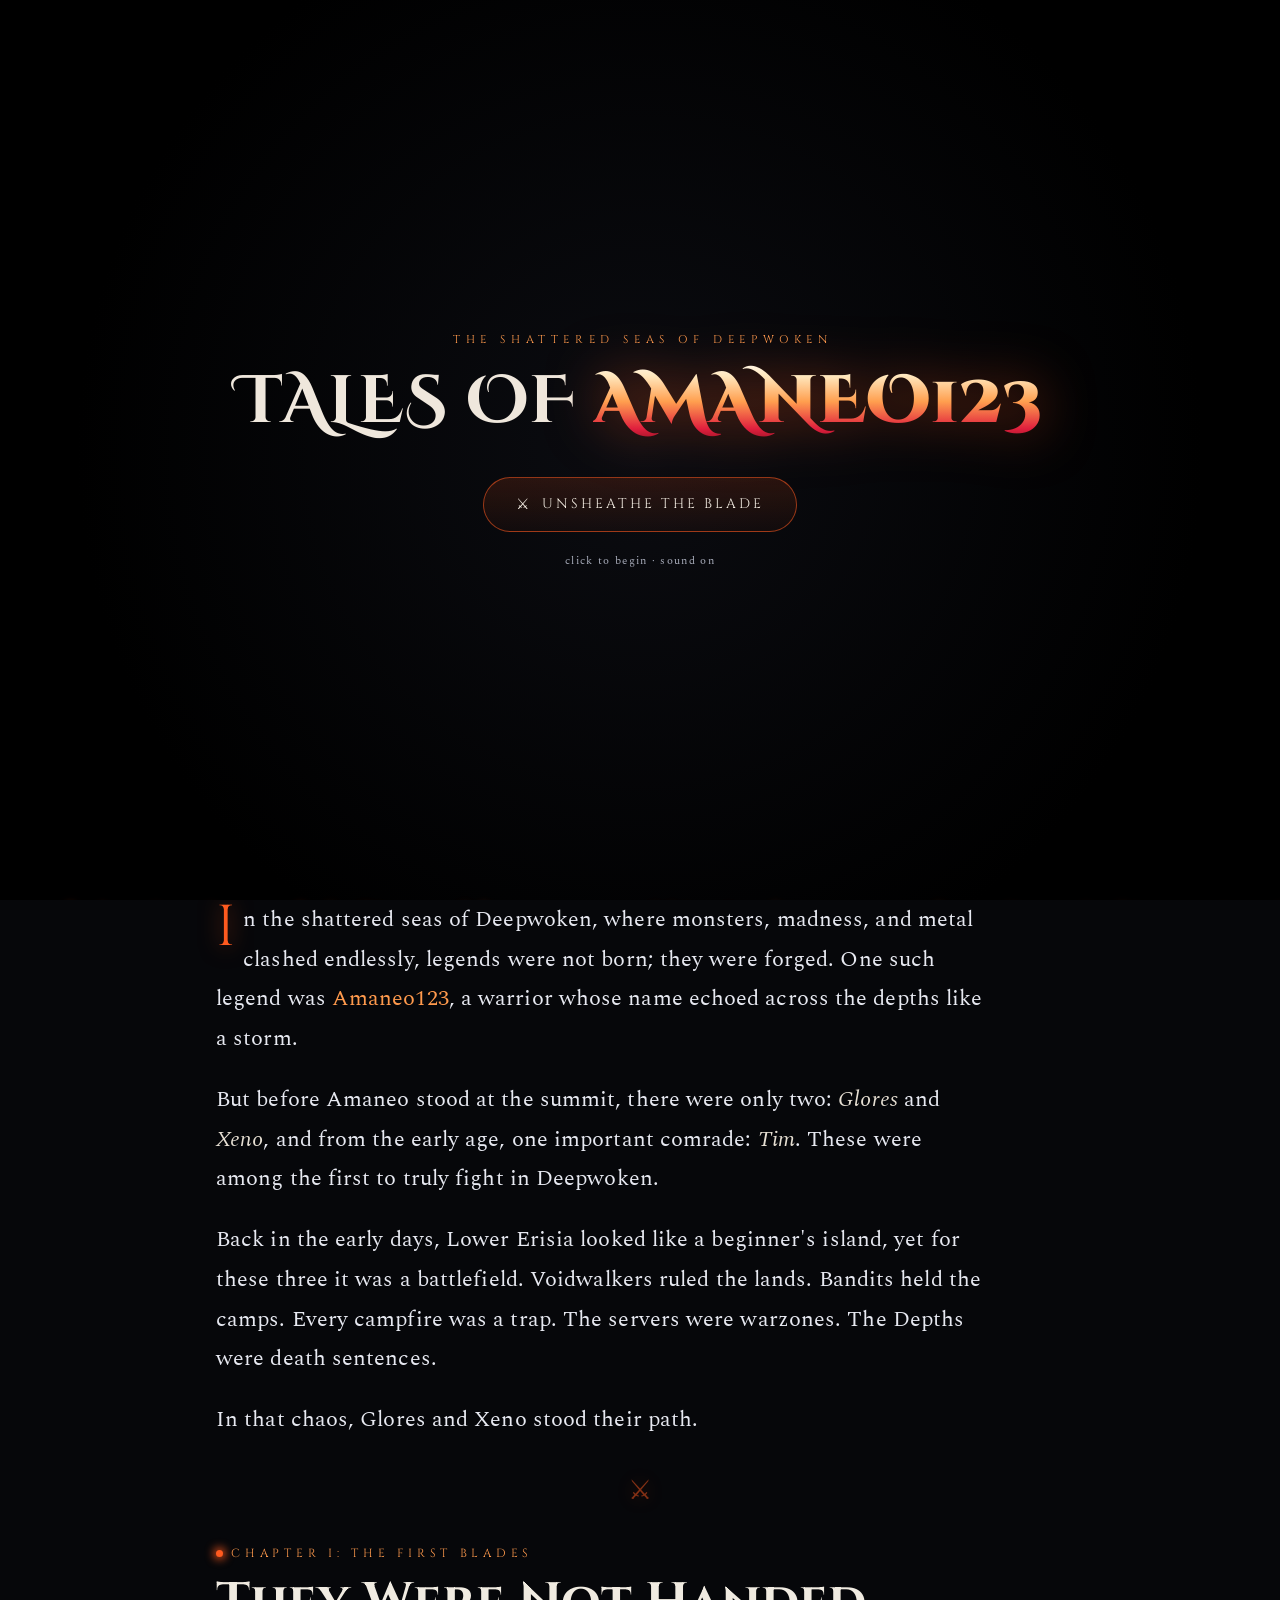
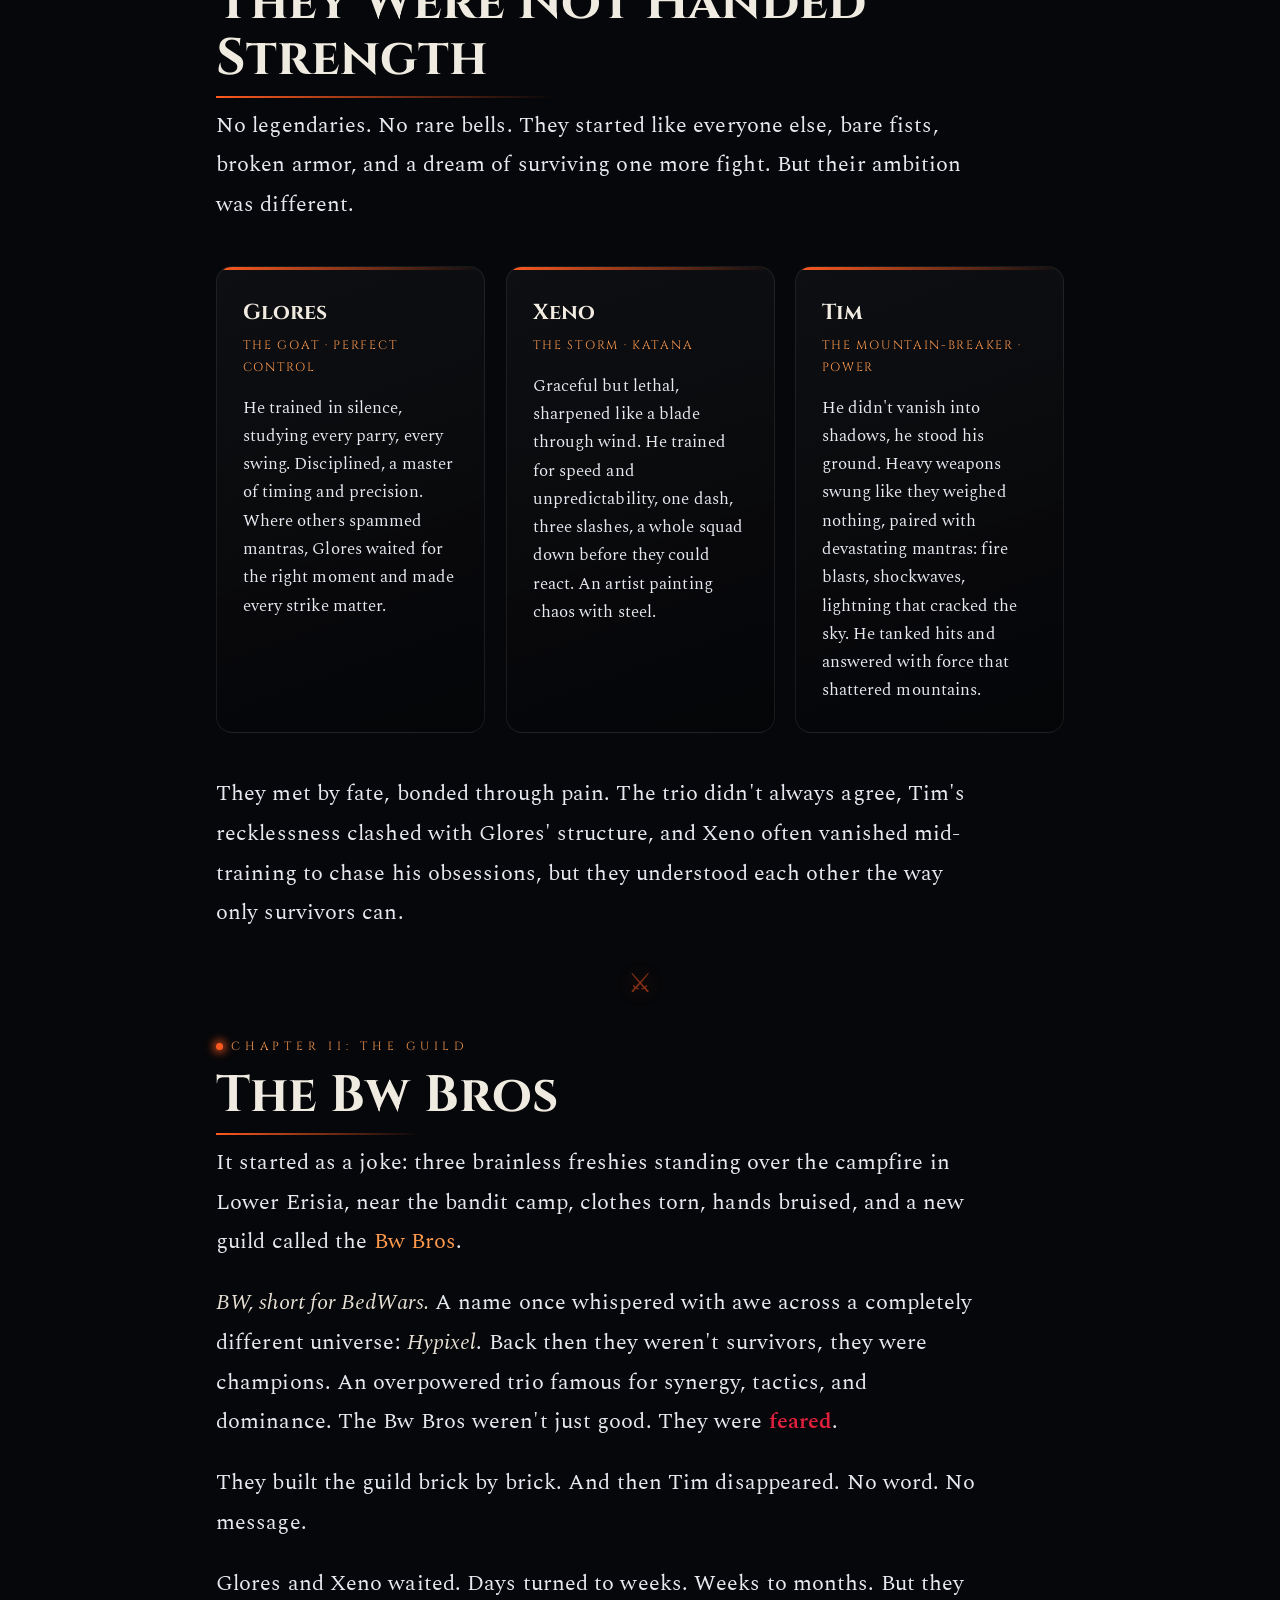
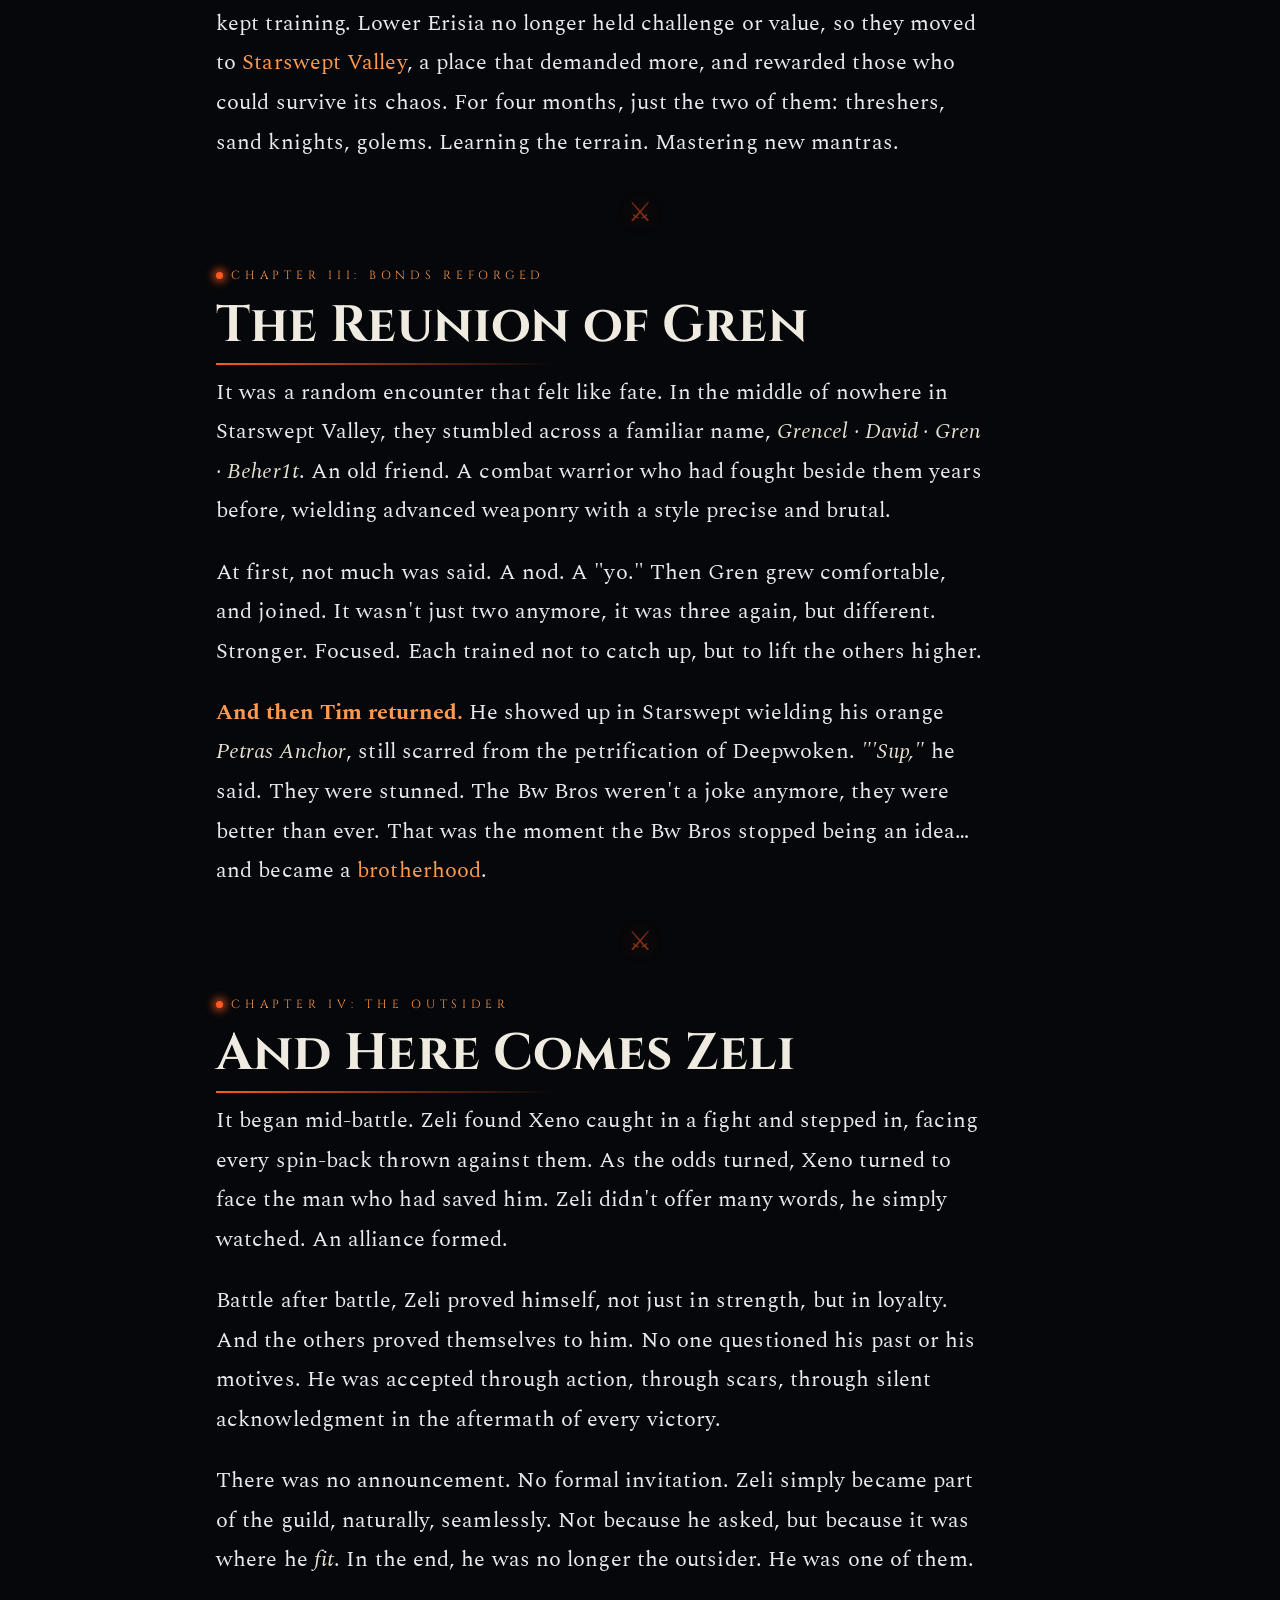
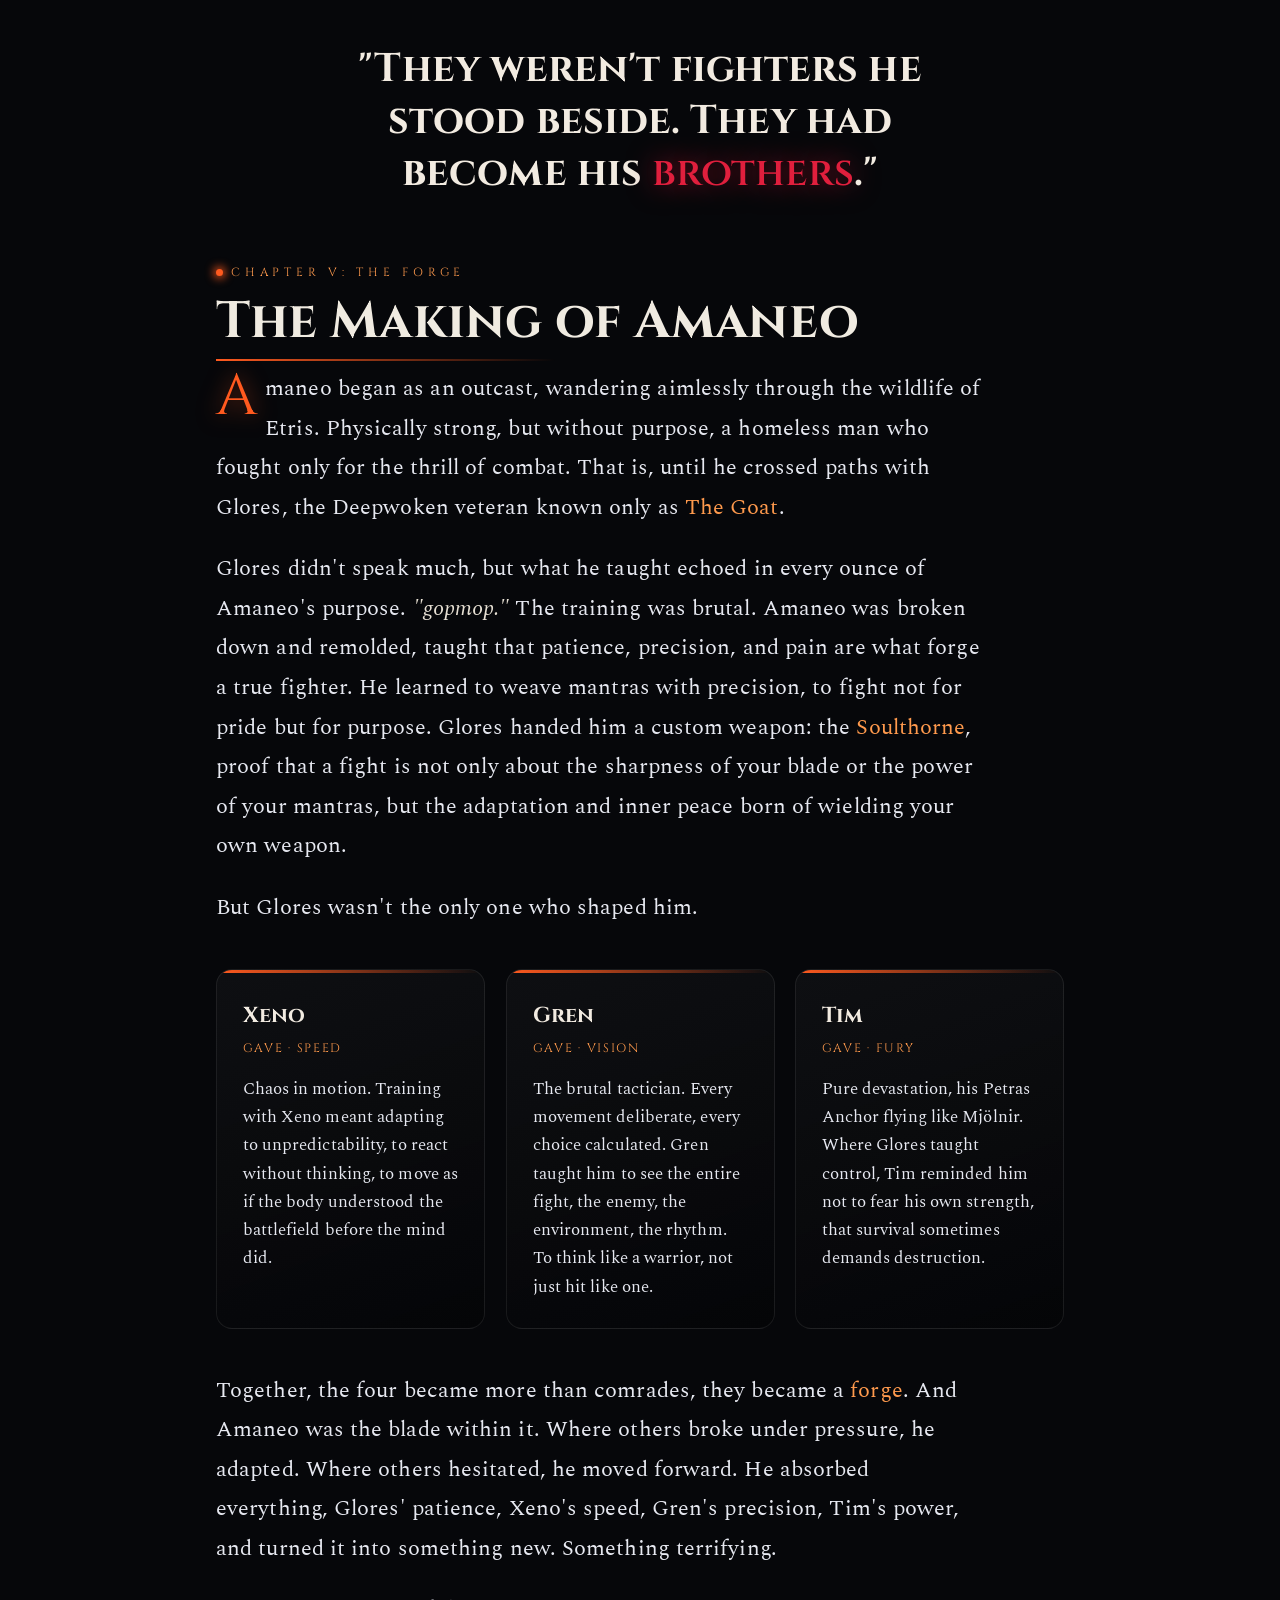
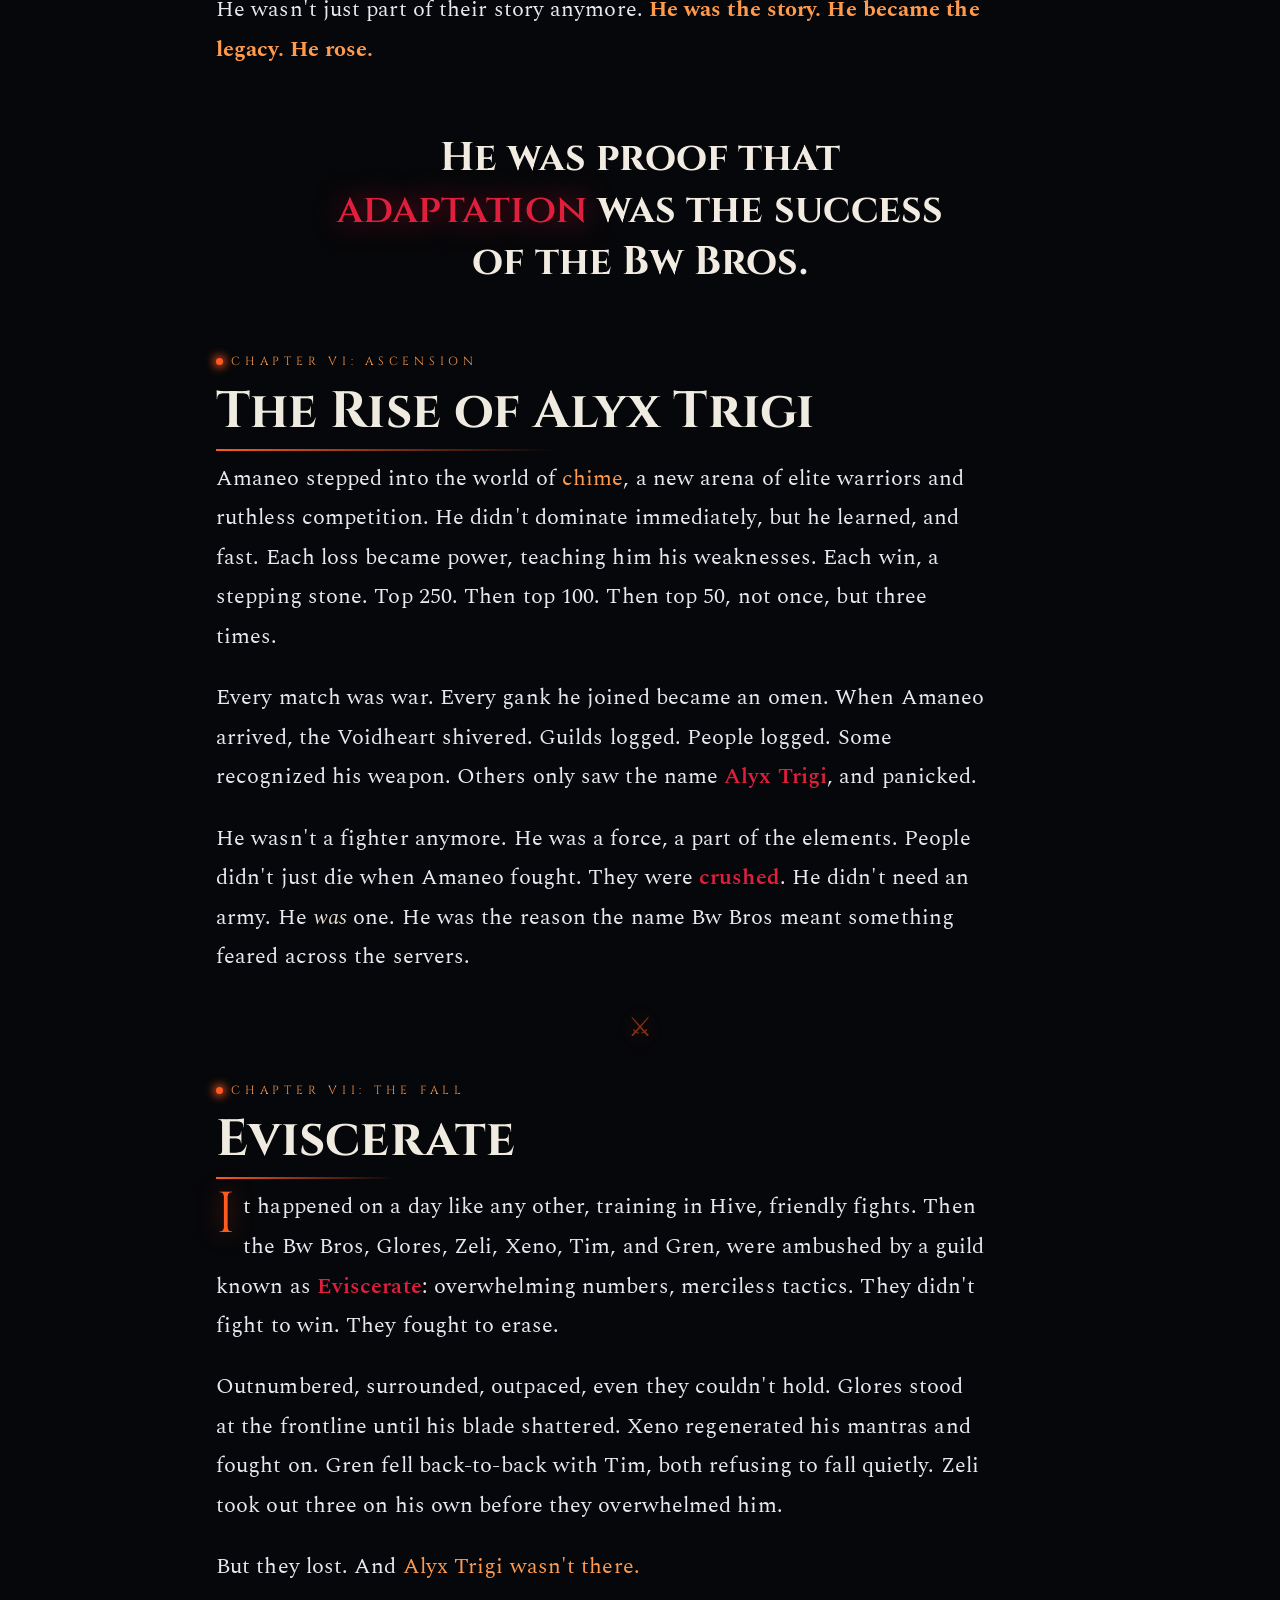
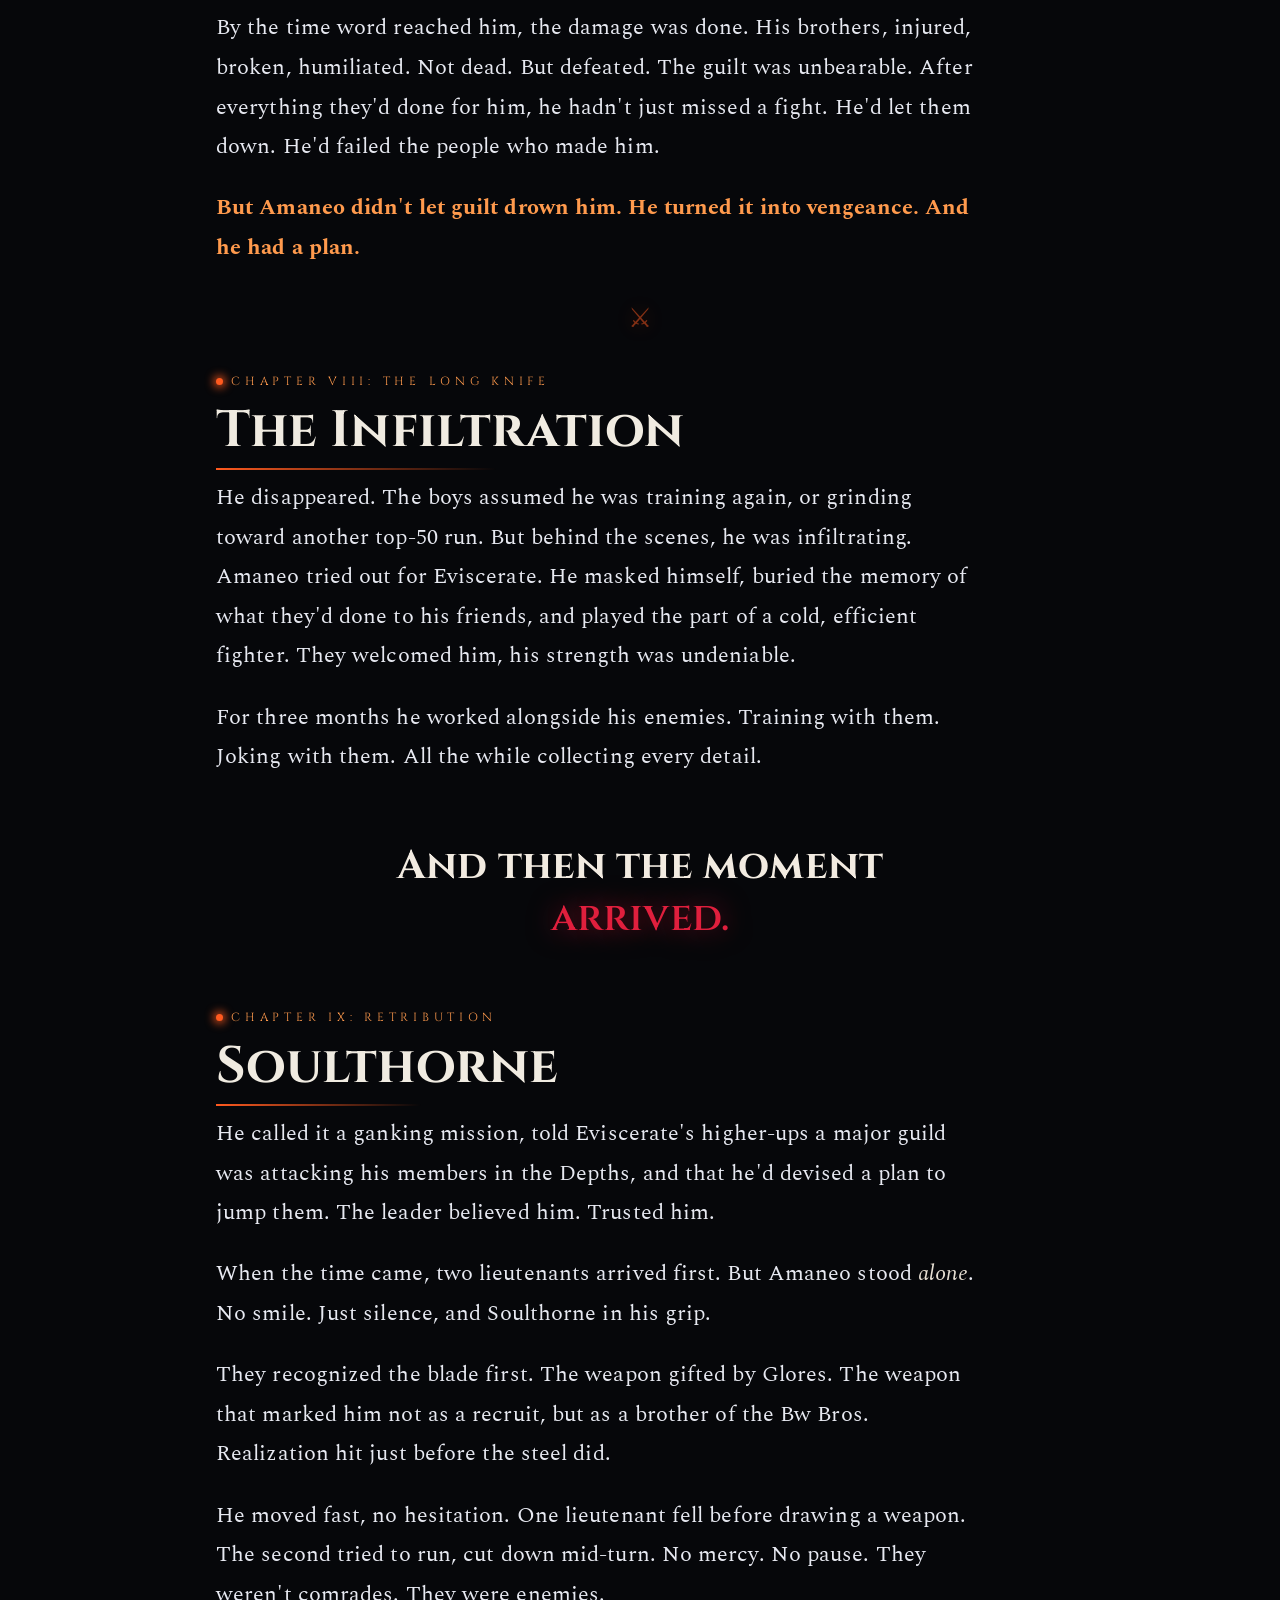
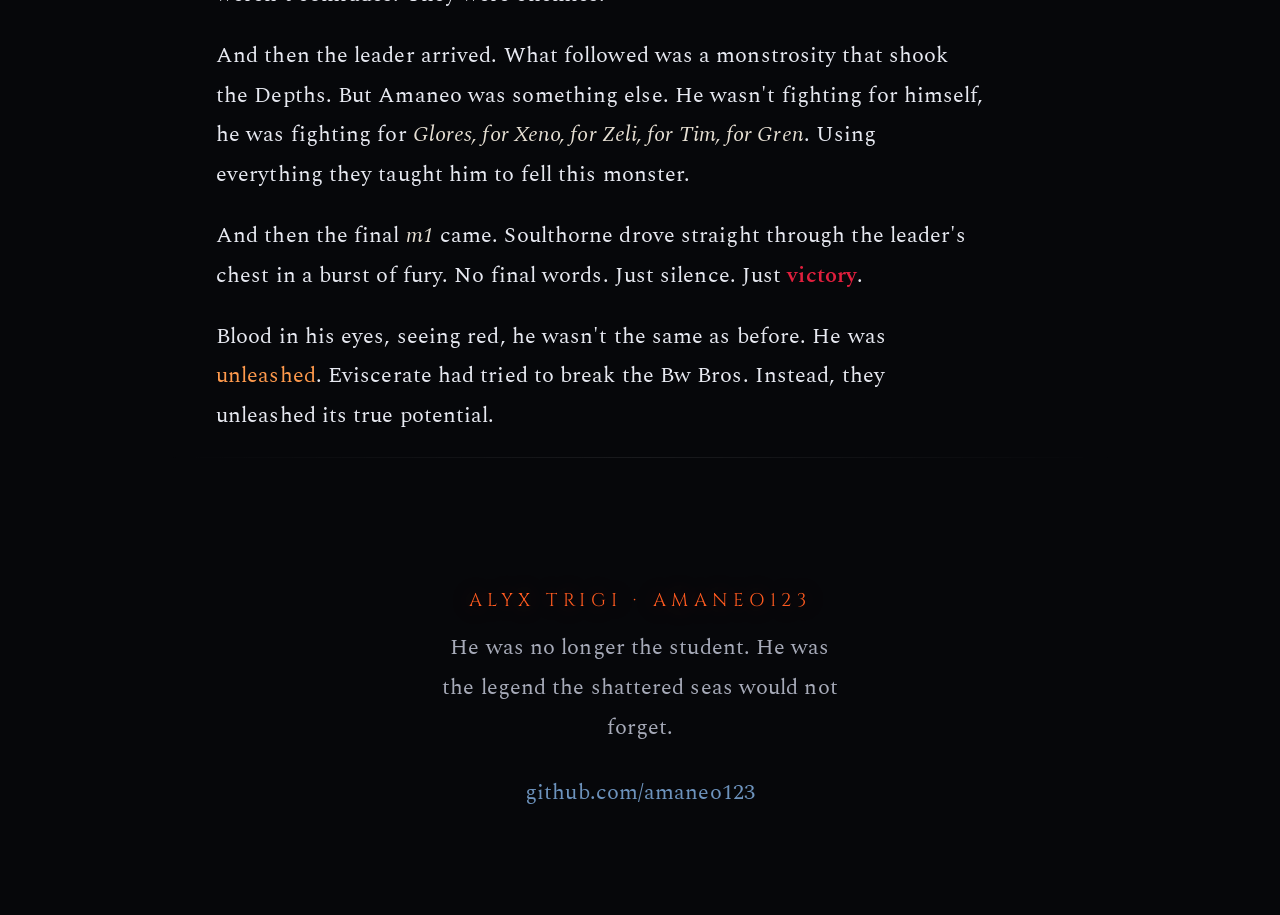
<file: index.html>
<!DOCTYPE html>
<html lang="en">
<head>
  <meta charset="utf-8">
  <meta name="viewport" content="width=device-width, initial-scale=1">
  <title>Tales of Amaneo123 · Alyx Trigi</title>
  <meta name="description" content="The legend of Amaneo123, forged in the shattered seas of Deepwoken. The saga of the Bw Bros.">
  <link rel="preconnect" href="https://fonts.googleapis.com">
  <link rel="preconnect" href="https://fonts.gstatic.com" crossorigin>
  <link href="https://fonts.googleapis.com/css2?family=Cinzel:wght@500;700;900&family=Cinzel+Decorative:wght@700;900&family=Spectral:ital,wght@0,400;0,500;0,600;1,400;1,500&display=swap" rel="stylesheet">
  <style>
    :root{
      --bg:#06070a;
      --ink:#e7e9f1;
      --ink-dim:#a7abb9;
      --ember:#ff5a1f;
      --ember-soft:#ff9a4d;
      --blood:#e01f3d;
      --steel:#6d93bd;
      --edge:rgba(255,255,255,.08);
      --col:960px;
    }
    *{box-sizing:border-box}
    html{scroll-behavior:smooth}
    body{
      margin:0;background:var(--bg);color:var(--ink);
      font-family:'Spectral',Georgia,serif;
      font-size:22px;line-height:1.8;letter-spacing:.004em;
      overflow-x:hidden;-webkit-font-smoothing:antialiased;text-rendering:optimizeLegibility;
    }

    /* layered atmosphere */
    .bg{position:fixed;inset:0;z-index:-3;background:var(--bg)}
    .fog{position:fixed;inset:0;z-index:-2;pointer-events:none;
      background:
        radial-gradient(50% 40% at 72% 8%, rgba(255,90,31,.16), transparent 60%),
        radial-gradient(48% 42% at 8% 92%, rgba(224,31,61,.15), transparent 60%),
        radial-gradient(40% 40% at 50% 55%, rgba(109,147,189,.07), transparent 70%);
    }
    .vignette{position:fixed;inset:0;z-index:-1;pointer-events:none;
      background:radial-gradient(130% 120% at 50% 35%, transparent 52%, rgba(0,0,0,.8) 100%)}
    .embers{position:fixed;inset:0;z-index:-1;pointer-events:none;overflow:hidden;will-change:transform}
    .ember{position:absolute;bottom:-12px;border-radius:50%;
      background:var(--ember);box-shadow:0 0 10px 2px rgba(255,90,31,.75);animation:rise linear infinite;opacity:0}
    @keyframes rise{
      0%{transform:translateY(0) translateX(0);opacity:0}
      12%{opacity:.9}
      88%{opacity:.5}
      100%{transform:translateY(-108vh) translateX(48px);opacity:0}
    }

    /* scroll progress bar */
    #progress{position:fixed;top:0;left:0;height:3px;width:0;z-index:50;
      background:linear-gradient(90deg,var(--blood),var(--ember),var(--ember-soft));
      box-shadow:0 0 12px rgba(255,90,31,.8)}

    .wrap{width:100%;max-width:var(--col);margin:0 auto;padding:0 clamp(20px,5vw,56px)}

    /* HERO */
    header.hero{min-height:100vh;display:grid;place-items:center;text-align:center;padding:8vh 24px;position:relative}
    .hero-inner{display:flex;flex-direction:column;align-items:center}
    .kicker{font-family:'Cinzel',serif;letter-spacing:.5em;text-transform:uppercase;
      font-size:.74rem;color:var(--ember-soft);margin-bottom:1.5rem;padding-left:.5em;
      opacity:0;animation:fadeUp 1.2s .2s ease forwards}
    h1.title{margin:0;line-height:.92;display:flex;flex-direction:column;align-items:center}
    h1.title .l1{display:block;font-family:'Cinzel Decorative',serif;font-weight:700;
      font-size:clamp(.9rem,3vw,1.5rem);letter-spacing:.42em;padding-left:.42em;
      color:var(--ember-soft);text-shadow:0 0 22px rgba(255,90,31,.45);margin-bottom:.35em;opacity:0}
    body.entered h1.title .l1{animation:fadeUp .8s .25s ease forwards}
    /* AMANEO123, forged metal: white-hot → gold → ember → blood */
    h1.title .l2{display:block;font-family:'Cinzel Decorative',serif;font-weight:900;
      font-size:clamp(3rem,13vw,8.4rem);letter-spacing:.015em;
      background:linear-gradient(180deg,#ffffff 0%,#ffe7bd 20%,#ff9f4f 47%,#e01f3d 76%,#7c0f1d 100%);
      -webkit-background-clip:text;background-clip:text;-webkit-text-fill-color:transparent;color:transparent;
      filter:drop-shadow(0 2px 1px rgba(0,0,0,.55)) drop-shadow(0 0 30px rgba(255,90,31,.45));
      opacity:0}
    /* the title slams into place at the entrance finale */
    body.entered h1.title .l2{animation:heroSlam .9s cubic-bezier(.12,1.5,.3,1) both}
    @keyframes heroSlam{
      0%{opacity:0;transform:scale(2.5);letter-spacing:.35em}
      50%{opacity:1;transform:scale(1);letter-spacing:.015em}
      66%{transform:scale(1.08)}
      80%{transform:scale(.98)}
      100%{opacity:1;transform:scale(1)}
    }
    .subtitle{margin-top:1.7rem;font-style:italic;color:var(--ink-dim);font-size:1.25rem;max-width:34ch;
      opacity:0;animation:fadeUp 1s .8s ease forwards}
    .alias{margin-top:2.4rem;font-family:'Cinzel',serif;letter-spacing:.35em;font-size:.8rem;
      color:var(--steel);text-transform:uppercase;opacity:0;animation:fadeUp 1s 1s ease forwards}
    .scroll-hint{position:absolute;bottom:30px;left:50%;transform:translateX(-50%);color:var(--ink-dim);
      font-size:.7rem;letter-spacing:.3em;text-transform:uppercase;animation:bob 2.4s ease-in-out infinite}
    @keyframes bob{0%,100%{transform:translateX(-50%) translateY(0);opacity:.5}50%{transform:translateX(-50%) translateY(9px);opacity:1}}
    @keyframes fadeUp{from{opacity:0;transform:translateY(24px)}to{opacity:1;transform:none}}

    /* SECTIONS */
    section{padding:8vh 0;position:relative}
    .chapter{font-family:'Cinzel',serif;letter-spacing:.4em;font-size:.74rem;text-transform:uppercase;
      color:var(--ember-soft);margin-bottom:.7rem;display:flex;align-items:center;gap:.7em}
    .chapter::before{content:"";width:7px;height:7px;border-radius:50%;background:var(--ember);
      box-shadow:0 0 10px 2px var(--ember);animation:pulseDot 2.4s ease-in-out infinite}
    @keyframes pulseDot{0%,100%{opacity:.4;transform:scale(.8)}50%{opacity:1;transform:scale(1.25)}}
    h2{font-family:'Cinzel',serif;font-weight:700;font-size:clamp(2rem,5.5vw,3.2rem);line-height:1.08;
      margin:0 0 .5rem;color:#f0ebe1;position:relative;display:inline-block}
    h2::after{content:"";display:block;height:2px;width:0;margin-top:.6rem;
      background:linear-gradient(90deg,var(--ember),transparent);transition:width 1.1s cubic-bezier(.2,.8,.2,1) .2s}
    .reveal.in h2::after{width:min(340px,60%)}
    section p{margin:0 0 1.35rem;max-width:70ch}
    .drop::first-letter{font-family:'Cinzel',serif;font-size:3.6rem;line-height:.8;float:left;
      padding:.08em .14em 0 0;color:var(--ember);text-shadow:0 0 22px rgba(255,90,31,.55)}
    em{color:#e6dfd3;font-style:italic}
    .accent{color:var(--ember-soft)}
    .blood{color:var(--blood);font-weight:600}
    strong{color:#f3ede3}

    .rule-ornament{text-align:center;color:var(--ember);font-size:1.7rem;margin:3vh 0;opacity:.5;
      text-shadow:0 0 18px rgba(255,90,31,.5)}
    .divider{width:100%;max-width:var(--col);margin:2vh auto;height:1px;
      background:linear-gradient(90deg,transparent,var(--edge),transparent)}

    /* CARDS */
    .cards{display:grid;gap:1.3rem;grid-template-columns:repeat(auto-fit,minmax(250px,1fr));margin:2.6rem 0}
    .card{border:1px solid var(--edge);border-radius:16px;padding:1.7rem 1.6rem;
      background:linear-gradient(160deg,rgba(255,255,255,.035),rgba(0,0,0,.22));position:relative;overflow:hidden;
      transition:transform .45s cubic-bezier(.2,.8,.2,1),border-color .45s,box-shadow .45s}
    .card::before{content:"";position:absolute;top:0;left:0;width:100%;height:3px;
      background:linear-gradient(90deg,var(--ember),transparent)}
    .card::after{content:"";position:absolute;inset:0;opacity:0;transition:opacity .45s;
      background:radial-gradient(120px 120px at var(--mx,50%) var(--my,0%),rgba(255,90,31,.14),transparent 70%)}
    .card:hover{transform:translateY(-8px);border-color:rgba(255,90,31,.45);box-shadow:0 18px 46px -20px rgba(255,90,31,.55)}
    .card:hover::after{opacity:1}
    .card h3{font-family:'Cinzel',serif;font-size:1.35rem;margin:0 0 .15rem;color:#f2ebe1}
    .card .role{color:var(--ember-soft);font-size:.76rem;letter-spacing:.14em;text-transform:uppercase;
      margin-bottom:.9rem;display:block;font-family:'Cinzel',serif}
    .card p{font-size:1.04rem;line-height:1.7;color:var(--ink);margin:0;max-width:none}
    /* staggered card reveal */
    .reveal.in .card{animation:cardIn .7s ease both}
    .reveal.in .card:nth-child(2){animation-delay:.12s}
    .reveal.in .card:nth-child(3){animation-delay:.24s}
    @keyframes cardIn{from{opacity:0;transform:translateY(26px) scale(.98)}to{opacity:1;transform:none}}

    .pull{font-family:'Cinzel',serif;font-size:clamp(1.5rem,4.5vw,2.5rem);line-height:1.3;text-align:center;
      color:#f2ebe1;margin:7vh auto;max-width:24ch;font-weight:700;animation:pullGlow 4.5s ease-in-out infinite}
    @keyframes pullGlow{0%,100%{text-shadow:0 0 18px rgba(255,90,31,.2)}50%{text-shadow:0 0 40px rgba(255,90,31,.5)}}
    .pull .blood{text-shadow:0 0 28px rgba(224,31,61,.65)}

    /* reveal */
    .reveal{opacity:0;transform:translateY(34px);
      transition:opacity .9s ease,transform .9s cubic-bezier(.2,.8,.2,1)}
    .reveal.in{opacity:1;transform:none}

    footer{text-align:center;padding:12vh 24px 9vh;color:var(--ink-dim)}
    footer .sig{font-family:'Cinzel',serif;letter-spacing:.3em;color:var(--ember);font-size:1.15rem;
      text-transform:uppercase;margin-bottom:.7rem;text-shadow:0 0 24px rgba(255,90,31,.4)}
    footer a{color:var(--steel);text-decoration:none;border-bottom:1px solid transparent;transition:.3s}
    footer a:hover{border-color:var(--steel);color:var(--ember-soft)}

    #mute{position:fixed;bottom:20px;right:20px;z-index:60;width:44px;height:44px;border-radius:50%;
      border:1px solid rgba(255,90,31,.4);background:rgba(10,11,16,.6);backdrop-filter:blur(6px);
      color:#fff;font-size:1.1rem;cursor:pointer;display:none;align-items:center;justify-content:center;
      transition:.3s;box-shadow:0 0 18px rgba(255,90,31,.25)}
    #mute.show{display:flex}
    #mute:hover{border-color:rgba(255,90,31,.8);box-shadow:0 0 24px rgba(255,90,31,.5);transform:scale(1.08)}
    #mute.off{opacity:.55;filter:grayscale(.6)}

    /* interactive click effects */
    #fx{position:fixed;inset:0;z-index:55;pointer-events:none;overflow:hidden}
    #fx .click-slash{position:absolute;width:300px;height:2px;transform-origin:center;
      background:linear-gradient(90deg,transparent,rgba(255,255,255,.1) 40%,#fff 50%,rgba(255,170,90,.9) 58%,transparent);
      box-shadow:0 0 20px 4px rgba(255,255,255,.55),0 0 40px 10px rgba(255,90,31,.4)}
    #fx .click-ember{position:absolute;border-radius:50%;background:var(--ember);
      box-shadow:0 0 8px 2px rgba(255,120,40,.85)}

    /* ============ ENTRY GATE ============ */
    body.intro-active{overflow:hidden;height:100vh}
    #gate{position:fixed;inset:0;z-index:130;cursor:pointer;display:grid;place-items:center;text-align:center;
      background:radial-gradient(circle at center,#0b0c11,#000 72%);overflow:hidden;
      transition:opacity .55s ease, transform .7s cubic-bezier(.6,0,.35,1), filter .7s, visibility .7s}
    #gate.opening{opacity:0;visibility:hidden;pointer-events:none;transform:scale(1.25);filter:blur(10px)}
    #gate .gate-inner{position:relative;z-index:2;animation:gateFloat 4s ease-in-out infinite}
    @keyframes gateFloat{0%,100%{transform:translateY(0)}50%{transform:translateY(-6px)}}
    #gate .g-kicker{font-family:'Cinzel',serif;letter-spacing:.5em;font-size:.7rem;color:var(--ember-soft);
      text-transform:uppercase;margin-bottom:1rem;padding-left:.5em}
    #gate .g-title{font-family:'Cinzel Decorative',serif;font-weight:700;font-size:clamp(1.8rem,7vw,4.2rem);
      color:#efe7dc;line-height:1.08;letter-spacing:.02em}
    #gate .g-title b{font-weight:900;
      background:linear-gradient(180deg,#ffffff 0%,#ffe7bd 22%,#ff9f4f 50%,#e01f3d 80%,#7c0f1d 100%);
      -webkit-background-clip:text;background-clip:text;-webkit-text-fill-color:transparent;color:transparent;
      filter:drop-shadow(0 0 26px rgba(255,90,31,.5))}
    #gate .g-enter{margin-top:2.4rem;position:relative;overflow:hidden;cursor:pointer;
      font-family:'Cinzel',serif;letter-spacing:.22em;text-transform:uppercase;font-size:.86rem;color:#f3ece2;
      background:linear-gradient(180deg,rgba(255,90,31,.14),rgba(255,90,31,.04));
      border:1px solid rgba(255,90,31,.55);padding:1rem 2rem;border-radius:34px;
      display:inline-flex;gap:.7em;align-items:center;transition:transform .25s, box-shadow .3s, border-color .3s;
      animation:enterPulse 1.9s ease-in-out infinite}
    #gate .g-enter .blade{display:inline-block;transition:transform .3s;font-size:1.1em}
    #gate .g-enter:hover{transform:translateY(-2px) scale(1.04);border-color:rgba(255,120,60,.9);
      box-shadow:0 0 34px 4px rgba(255,90,31,.5)}
    #gate .g-enter:hover .blade{transform:rotate(-25deg) translateX(2px)}
    /* shimmer sweep across the button */
    #gate .g-enter::after{content:"";position:absolute;top:0;left:-60%;width:50%;height:100%;
      background:linear-gradient(90deg,transparent,rgba(255,255,255,.25),transparent);transform:skewX(-20deg);
      animation:btnShine 2.8s ease-in-out infinite}
    @keyframes btnShine{0%{left:-60%}55%,100%{left:130%}}
    @keyframes enterPulse{0%,100%{box-shadow:0 0 0 0 rgba(255,90,31,.3)}50%{box-shadow:0 0 26px 2px rgba(255,90,31,.5)}}
    #gate .g-hint{margin-top:1.2rem;color:var(--ink-dim);font-size:.68rem;letter-spacing:.12em}
    /* the slash that cuts the gate open on click */
    #gate .gate-slash{position:absolute;top:50%;left:50%;width:0;height:3px;opacity:0;
      transform:translate(-50%,-50%) rotate(-24deg);
      background:linear-gradient(90deg,transparent,#fff,rgba(255,160,80,.8),transparent);
      box-shadow:0 0 40px 10px rgba(255,255,255,.6),0 0 80px 20px rgba(255,90,31,.5)}
    #gate.opening .gate-slash{animation:gateCut .5s ease-out both}
    @keyframes gateCut{0%{width:0;opacity:0}25%{width:170vw;opacity:1}100%{width:200vw;opacity:0}}
    /* drifting embers inside the gate */
    #gate .g-ember{position:absolute;bottom:-10px;border-radius:50%;background:var(--ember);
      box-shadow:0 0 8px 2px rgba(255,90,31,.7);animation:rise linear infinite}

    /* ============ CINEMATIC INTRO ============ */
    #intro{position:fixed;inset:0;z-index:100;background:radial-gradient(circle at center,#0a0b10,#000 72%);
      display:grid;place-items:center;text-align:center;overflow:hidden;
      transition:opacity .7s ease, visibility .7s}
    #intro.done{opacity:0;visibility:hidden;pointer-events:none}

    #intro .spark{position:absolute;width:8px;height:8px;border-radius:50%;background:#fff;
      box-shadow:0 0 34px 12px var(--ember);opacity:0}
    #intro.play .spark{animation:spark .8s ease-out .05s forwards}
    @keyframes spark{0%{opacity:0;transform:scale(.2)}40%{opacity:1;transform:scale(1.3)}100%{opacity:0;transform:scale(3.5)}}
    #intro .ring{position:absolute;width:24px;height:24px;border-radius:50%;border:2px solid var(--ember);opacity:0}
    #intro.play .ring{animation:ring .9s ease-out .1s forwards}
    @keyframes ring{0%{opacity:.9;transform:scale(.2)}100%{opacity:0;transform:scale(30)}}

    /* KATANA SLASHES, generated by JS, a blade flurry then the final cut */
    #intro .katana-slash{position:absolute;top:50%;left:50%;height:4px;width:160vw;
      transform-origin:center;pointer-events:none;opacity:0;
      background:linear-gradient(90deg,transparent 6%,rgba(255,255,255,.18) 34%,#fff 49%,rgba(255,185,110,.95) 60%,rgba(255,255,255,.12) 80%,transparent 94%);
      box-shadow:0 0 40px 9px rgba(255,255,255,.65), 0 0 110px 26px rgba(255,90,31,.45)}
    #intro .katana-slash.big{height:8px;
      box-shadow:0 0 80px 20px rgba(255,255,255,.85), 0 0 180px 52px rgba(255,90,31,.6)}

    /* vertical light pillar at the finale */
    #intro .pillar{position:absolute;top:-10%;left:50%;width:6px;height:120%;transform:translateX(-50%) scaleY(0);
      transform-origin:center;opacity:0;
      background:linear-gradient(180deg,transparent,rgba(255,255,255,.9),rgba(255,150,70,.7),rgba(255,255,255,.9),transparent);
      box-shadow:0 0 50px 16px rgba(255,120,40,.6)}
    #intro.play .pillar{animation:pillar .7s 1.5s ease-out both}
    @keyframes pillar{0%{opacity:0;transform:translateX(-50%) scaleY(0) scaleX(1)}
      18%{opacity:1;transform:translateX(-50%) scaleY(1) scaleX(1)}
      100%{opacity:0;transform:translateX(-50%) scaleY(1) scaleX(28)}}

    /* fiery explosion behind the name */
    #intro .fireburst{position:absolute;width:110px;height:110px;border-radius:50%;opacity:0;
      background:radial-gradient(circle,rgba(255,252,240,1),rgba(255,140,55,.98) 28%,rgba(224,31,61,.62) 54%,transparent 74%)}
    #intro.play .fireburst{animation:fireburst 1.05s 1.55s ease-out both}
    @keyframes fireburst{0%{opacity:0;transform:scale(.2)}12%{opacity:1}100%{opacity:0;transform:scale(46)}}
    /* expanding shockwave rings */
    #intro .shock{position:absolute;width:44px;height:44px;border-radius:50%;opacity:0;
      border:3px solid rgba(255,190,120,.9);box-shadow:0 0 44px 12px rgba(255,90,31,.5)}
    #intro.play .shock{animation:shock 1s 1.55s cubic-bezier(.1,.6,.2,1) both}
    #intro.play .shock.s2{animation-delay:1.72s;border-color:rgba(224,31,61,.85)}
    #intro.play .shock.s3{animation-delay:1.9s;border-color:rgba(255,220,170,.7)}
    @keyframes shock{0%{opacity:1;transform:scale(.2)}100%{opacity:0;transform:scale(58)}}
    #intro .flash{position:absolute;inset:0;opacity:0;
      background:radial-gradient(circle at center,#fff 0%,rgba(255,190,110,.92) 34%,rgba(255,90,31,.35) 62%,transparent 82%)}
    #intro.play .flash{animation:flash .6s 1.55s ease-out both}
    @keyframes flash{0%{opacity:0}14%{opacity:1}100%{opacity:0}}

    #intro .skip{position:absolute;bottom:26px;right:26px;color:var(--ink-dim);font-family:'Cinzel',serif;
      font-size:.68rem;letter-spacing:.25em;text-transform:uppercase;background:none;border:1px solid var(--edge);
      padding:.5rem .9rem;border-radius:20px;cursor:pointer;transition:.3s;opacity:.7;z-index:5}
    #intro .skip:hover{color:var(--ember-soft);border-color:rgba(255,90,31,.5);opacity:1}
    /* explosion shards (spawned by JS) */
    #intro .p{position:absolute;top:50%;left:50%;background:var(--ember);
      box-shadow:0 0 9px 2px rgba(255,120,40,.85);pointer-events:none}
    /* radial impact rays (spawned by JS) */
    #intro .ray{position:absolute;left:50%;top:50%;width:54vw;height:3px;transform-origin:0 50%;opacity:0;
      background:linear-gradient(90deg,rgba(255,255,255,.95),rgba(255,150,70,.55) 40%,transparent);
      box-shadow:0 0 18px 3px rgba(255,150,70,.5);pointer-events:none}
    /* GPU-composite every effect layer so scaling doesn't repaint each frame (fixes the lag) */
    #intro .spark,#intro .ring,#intro .pillar,#intro .shock,#intro .fireburst,#intro .flash,
    #intro .katana-slash,#intro .p,#intro .ray{will-change:transform,opacity}
    .shake{animation:shake .55s cubic-bezier(.36,.07,.19,.97) both}
    @keyframes shake{
      10%,90%{transform:translate3d(-5px,1px,0)}20%,80%{transform:translate3d(7px,-1px,0)}
      30%,50%,70%{transform:translate3d(-13px,3px,0)}40%,60%{transform:translate3d(13px,-3px,0)}
    }

    @media(prefers-reduced-motion:reduce){*{animation:none!important;transition:none!important}.reveal{opacity:1;transform:none;filter:none}#intro{display:none}h1.title .l1,h1.title .l2{opacity:1}}
    @media(max-width:600px){body{font-size:20px;line-height:1.75}section p{max-width:none}.card p{font-size:1rem}}
  </style>
</head>
<body class="intro-active">
  <div id="gate">
    <div class="gate-inner">
      <div class="g-kicker">The Shattered Seas of Deepwoken</div>
      <div class="g-title">TALES OF <b>AMANEO123</b></div>
      <button class="g-enter" id="enterBtn"><span class="blade">⚔</span> Unsheathe the Blade</button>
      <div class="g-hint">click to begin · sound on</div>
    </div>
    <div class="gate-slash"></div>
  </div>

  <div id="intro">
    <div class="ring"></div>
    <div class="spark"></div>
    <div class="fireburst"></div>
    <div class="pillar"></div>
    <div class="shock"></div>
    <div class="shock s2"></div>
    <div class="shock s3"></div>
    <div class="flash"></div>
    <button class="skip" id="skip">Skip ▸</button>
  </div>

  <div id="fx"></div>
  <audio id="theme" src="assets/theme.mp3?v=2" loop preload="auto"></audio>
  <button id="mute" title="Toggle music" aria-label="Toggle music">🔊</button>

  <div class="bg"></div><div class="fog"></div><div class="vignette"></div>
  <div class="embers" id="embers"></div>
  <div id="progress"></div>

  <header class="hero">
    <div class="hero-inner">
      <div class="kicker">The Shattered Seas of Deepwoken</div>
      <h1 class="title"><span class="l1">TALES OF</span><span class="l2">AMANEO123</span></h1>
      <p class="subtitle">Legends were not born. They were forged.</p>
      <div class="alias">Alyx Trigi</div>
    </div>
    <div class="scroll-hint">Scroll to descend</div>
  </header>

  <main>

    <section class="wrap reveal">
      <p class="drop">In the shattered seas of Deepwoken, where monsters, madness, and metal clashed endlessly, legends were not born; they were forged. One such legend was <span class="accent">Amaneo123</span>, a warrior whose name echoed across the depths like a storm.</p>
      <p>But before Amaneo stood at the summit, there were only two: <em>Glores</em> and <em>Xeno</em>, and from the early age, one important comrade: <em>Tim</em>. These were among the first to truly fight in Deepwoken.</p>
      <p>Back in the early days, Lower Erisia looked like a beginner's island, yet for these three it was a battlefield. Voidwalkers ruled the lands. Bandits held the camps. Every campfire was a trap. The servers were warzones. The Depths were death sentences.</p>
      <p>In that chaos, Glores and Xeno stood their path.</p>
    </section>

    <div class="rule-ornament">⚔</div>

    <section class="wrap reveal">
      <div class="chapter">Chapter I: The First Blades</div>
      <h2>They Were Not Handed Strength</h2>
      <p>No legendaries. No rare bells. They started like everyone else, bare fists, broken armor, and a dream of surviving one more fight. But their ambition was different.</p>
      <div class="cards">
        <div class="card">
          <h3>Glores</h3>
          <span class="role">The Goat · Perfect Control</span>
          <p>He trained in silence, studying every parry, every swing. Disciplined, a master of timing and precision. Where others spammed mantras, Glores waited for the right moment and made every strike matter.</p>
        </div>
        <div class="card">
          <h3>Xeno</h3>
          <span class="role">The Storm · Katana</span>
          <p>Graceful but lethal, sharpened like a blade through wind. He trained for speed and unpredictability, one dash, three slashes, a whole squad down before they could react. An artist painting chaos with steel.</p>
        </div>
        <div class="card">
          <h3>Tim</h3>
          <span class="role">The Mountain-Breaker · Power</span>
          <p>He didn't vanish into shadows, he stood his ground. Heavy weapons swung like they weighed nothing, paired with devastating mantras: fire blasts, shockwaves, lightning that cracked the sky. He tanked hits and answered with force that shattered mountains.</p>
        </div>
      </div>
      <p>They met by fate, bonded through pain. The trio didn't always agree, Tim's recklessness clashed with Glores' structure, and Xeno often vanished mid-training to chase his obsessions, but they understood each other the way only survivors can.</p>
    </section>

    <div class="rule-ornament">⚔</div>

    <section class="wrap reveal">
      <div class="chapter">Chapter II: The Guild</div>
      <h2>The Bw Bros</h2>
      <p>It started as a joke: three brainless freshies standing over the campfire in Lower Erisia, near the bandit camp, clothes torn, hands bruised, and a new guild called the <span class="accent">Bw Bros</span>.</p>
      <p><em>BW, short for BedWars.</em> A name once whispered with awe across a completely different universe: <em>Hypixel</em>. Back then they weren't survivors, they were champions. An overpowered trio famous for synergy, tactics, and dominance. The Bw Bros weren't just good. They were <span class="blood">feared</span>.</p>
      <p>They built the guild brick by brick. And then Tim disappeared. No word. No message.</p>
      <p>Glores and Xeno waited. Days turned to weeks. Weeks to months. But they kept training. Lower Erisia no longer held challenge or value, so they moved to <span class="accent">Starswept Valley</span>, a place that demanded more, and rewarded those who could survive its chaos. For four months, just the two of them: threshers, sand knights, golems. Learning the terrain. Mastering new mantras.</p>
    </section>

    <div class="rule-ornament">⚔</div>

    <section class="wrap reveal">
      <div class="chapter">Chapter III: Bonds Reforged</div>
      <h2>The Reunion of Gren</h2>
      <p>It was a random encounter that felt like fate. In the middle of nowhere in Starswept Valley, they stumbled across a familiar name, <em>Grencel · David · Gren · Beher1t</em>. An old friend. A combat warrior who had fought beside them years before, wielding advanced weaponry with a style precise and brutal.</p>
      <p>At first, not much was said. A nod. A "yo." Then Gren grew comfortable, and joined. It wasn't just two anymore, it was three again, but different. Stronger. Focused. Each trained not to catch up, but to lift the others higher.</p>
      <p><strong class="accent">And then Tim returned.</strong> He showed up in Starswept wielding his orange <em>Petras Anchor</em>, still scarred from the petrification of Deepwoken. <em>"'Sup,"</em> he said. They were stunned. The Bw Bros weren't a joke anymore, they were better than ever. That was the moment the Bw Bros stopped being an idea… and became a <span class="accent">brotherhood</span>.</p>
    </section>

    <div class="rule-ornament">⚔</div>

    <section class="wrap reveal">
      <div class="chapter">Chapter IV: The Outsider</div>
      <h2>And Here Comes Zeli</h2>
      <p>It began mid-battle. Zeli found Xeno caught in a fight and stepped in, facing every spin-back thrown against them. As the odds turned, Xeno turned to face the man who had saved him. Zeli didn't offer many words, he simply watched. An alliance formed.</p>
      <p>Battle after battle, Zeli proved himself, not just in strength, but in loyalty. And the others proved themselves to him. No one questioned his past or his motives. He was accepted through action, through scars, through silent acknowledgment in the aftermath of every victory.</p>
      <p>There was no announcement. No formal invitation. Zeli simply became part of the guild, naturally, seamlessly. Not because he asked, but because it was where he <em>fit</em>. In the end, he was no longer the outsider. He was one of them.</p>
    </section>

    <div class="pull reveal">"They weren't fighters he stood beside. They had become his <span class="blood">brothers</span>."</div>

    <section class="wrap reveal">
      <div class="chapter">Chapter V: The Forge</div>
      <h2>The Making of Amaneo</h2>
      <p class="drop">Amaneo began as an outcast, wandering aimlessly through the wildlife of Etris. Physically strong, but without purpose, a homeless man who fought only for the thrill of combat. That is, until he crossed paths with Glores, the Deepwoken veteran known only as <span class="accent">The Goat</span>.</p>
      <p>Glores didn't speak much, but what he taught echoed in every ounce of Amaneo's purpose. <em>"gopmop."</em> The training was brutal. Amaneo was broken down and remolded, taught that patience, precision, and pain are what forge a true fighter. He learned to weave mantras with precision, to fight not for pride but for purpose. Glores handed him a custom weapon: the <span class="accent">Soulthorne</span>, proof that a fight is not only about the sharpness of your blade or the power of your mantras, but the adaptation and inner peace born of wielding your own weapon.</p>
      <p>But Glores wasn't the only one who shaped him.</p>
      <div class="cards">
        <div class="card">
          <h3>Xeno</h3>
          <span class="role">Gave · Speed</span>
          <p>Chaos in motion. Training with Xeno meant adapting to unpredictability, to react without thinking, to move as if the body understood the battlefield before the mind did.</p>
        </div>
        <div class="card">
          <h3>Gren</h3>
          <span class="role">Gave · Vision</span>
          <p>The brutal tactician. Every movement deliberate, every choice calculated. Gren taught him to see the entire fight, the enemy, the environment, the rhythm. To think like a warrior, not just hit like one.</p>
        </div>
        <div class="card">
          <h3>Tim</h3>
          <span class="role">Gave · Fury</span>
          <p>Pure devastation, his Petras Anchor flying like Mjölnir. Where Glores taught control, Tim reminded him not to fear his own strength, that survival sometimes demands destruction.</p>
        </div>
      </div>
      <p>Together, the four became more than comrades, they became a <span class="accent">forge</span>. And Amaneo was the blade within it. Where others broke under pressure, he adapted. Where others hesitated, he moved forward. He absorbed everything, Glores' patience, Xeno's speed, Gren's precision, Tim's power, and turned it into something new. Something terrifying.</p>
      <p>He wasn't just part of their story anymore. <strong class="accent">He was the story. He became the legacy. He rose.</strong></p>
    </section>

    <div class="pull reveal">He was proof that <span class="blood">adaptation</span> was the success of the Bw Bros.</div>

    <section class="wrap reveal">
      <div class="chapter">Chapter VI: Ascension</div>
      <h2>The Rise of Alyx Trigi</h2>
      <p>Amaneo stepped into the world of <span class="accent">chime</span>, a new arena of elite warriors and ruthless competition. He didn't dominate immediately, but he learned, and fast. Each loss became power, teaching him his weaknesses. Each win, a stepping stone. Top 250. Then top 100. Then top 50, not once, but three times.</p>
      <p>Every match was war. Every gank he joined became an omen. When Amaneo arrived, the Voidheart shivered. Guilds logged. People logged. Some recognized his weapon. Others only saw the name <span class="blood">Alyx Trigi</span>, and panicked.</p>
      <p>He wasn't a fighter anymore. He was a force, a part of the elements. People didn't just die when Amaneo fought. They were <span class="blood">crushed</span>. He didn't need an army. He <em>was</em> one. He was the reason the name Bw Bros meant something feared across the servers.</p>
    </section>

    <div class="rule-ornament">⚔</div>

    <section class="wrap reveal">
      <div class="chapter">Chapter VII: The Fall</div>
      <h2>Eviscerate</h2>
      <p class="drop">It happened on a day like any other, training in Hive, friendly fights. Then the Bw Bros, Glores, Zeli, Xeno, Tim, and Gren, were ambushed by a guild known as <span class="blood">Eviscerate</span>: overwhelming numbers, merciless tactics. They didn't fight to win. They fought to erase.</p>
      <p>Outnumbered, surrounded, outpaced, even they couldn't hold. Glores stood at the frontline until his blade shattered. Xeno regenerated his mantras and fought on. Gren fell back-to-back with Tim, both refusing to fall quietly. Zeli took out three on his own before they overwhelmed him.</p>
      <p>But they lost. And <span class="accent">Alyx Trigi wasn't there.</span></p>
      <p>By the time word reached him, the damage was done. His brothers, injured, broken, humiliated. Not dead. But defeated. The guilt was unbearable. After everything they'd done for him, he hadn't just missed a fight. He'd let them down. He'd failed the people who made him.</p>
      <p><strong class="accent">But Amaneo didn't let guilt drown him. He turned it into vengeance. And he had a plan.</strong></p>
    </section>

    <div class="rule-ornament">⚔</div>

    <section class="wrap reveal">
      <div class="chapter">Chapter VIII: The Long Knife</div>
      <h2>The Infiltration</h2>
      <p>He disappeared. The boys assumed he was training again, or grinding toward another top-50 run. But behind the scenes, he was infiltrating. Amaneo tried out for Eviscerate. He masked himself, buried the memory of what they'd done to his friends, and played the part of a cold, efficient fighter. They welcomed him, his strength was undeniable.</p>
      <p>For three months he worked alongside his enemies. Training with them. Joking with them. All the while collecting every detail.</p>
    </section>

    <div class="pull reveal">And then the moment <span class="blood">arrived.</span></div>

    <section class="wrap reveal">
      <div class="chapter">Chapter IX: Retribution</div>
      <h2>Soulthorne</h2>
      <p>He called it a ganking mission, told Eviscerate's higher-ups a major guild was attacking his members in the Depths, and that he'd devised a plan to jump them. The leader believed him. Trusted him.</p>
      <p>When the time came, two lieutenants arrived first. But Amaneo stood <em>alone</em>. No smile. Just silence, and Soulthorne in his grip.</p>
      <p>They recognized the blade first. The weapon gifted by Glores. The weapon that marked him not as a recruit, but as a brother of the Bw Bros. Realization hit just before the steel did.</p>
      <p>He moved fast, no hesitation. One lieutenant fell before drawing a weapon. The second tried to run, cut down mid-turn. No mercy. No pause. They weren't comrades. They were enemies.</p>
      <p>And then the leader arrived. What followed was a monstrosity that shook the Depths. But Amaneo was something else. He wasn't fighting for himself, he was fighting for <em>Glores, for Xeno, for Zeli, for Tim, for Gren</em>. Using everything they taught him to fell this monster.</p>
      <p>And then the final <em>m1</em> came. Soulthorne drove straight through the leader's chest in a burst of fury. No final words. Just silence. Just <span class="blood">victory</span>.</p>
      <p>Blood in his eyes, seeing red, he wasn't the same as before. He was <span class="accent">unleashed</span>. Eviscerate had tried to break the Bw Bros. Instead, they unleashed its true potential.</p>
    </section>

    <div class="divider"></div>
  </main>

  <footer>
    <div class="sig">Alyx Trigi · Amaneo123</div>
    <p style="max-width:36ch;margin:0 auto 1.6rem">He was no longer the student. He was the legend the shattered seas would not forget.</p>
    <p><a href="https://github.com/amaneo123">github.com/amaneo123</a></p>
  </footer>

  <script>
    // ===== cinematic intro: katana slash + ENORMOUS entrance + epic theme =====
    (function(){
      const intro=document.getElementById('intro');
      const skip=document.getElementById('skip');
      const hero=document.querySelector('header.hero');
      const muteBtn=document.getElementById('mute');
      const reduce=window.matchMedia('(prefers-reduced-motion:reduce)').matches;
      let started=false, ended=false, actx=null, master=null, reverb=null, musicBus=null;
      let themeTimer=null, nextBar=0, barIx=0;

      let comp=null, distCurve=null;
      function makeDistCurve(k){ const n=1024,c=new Float32Array(n);
        for(let i=0;i<n;i++){ const x=i/n*2-1; c[i]=(3+k)*x*20*Math.PI/180/(Math.PI+k*Math.abs(x)); } return c; }
      function initAudio(){
        if(actx) return;                          // build once (at load) → no hitch on click
        try{
          const AC=window.AudioContext||window.webkitAudioContext; actx=new AC();
          comp=actx.createDynamicsCompressor();   // limiter: lets the boom get LOUD without ugly clipping
          comp.threshold.value=-9; comp.knee.value=8; comp.ratio.value=14; comp.attack.value=0.002; comp.release.value=0.28;
          comp.connect(actx.destination);
          master=actx.createGain(); master.gain.value=1.0; master.connect(comp);
          reverb=actx.createConvolver(); reverb.buffer=impulse(2.2,3.0);
          const wet=actx.createGain(); wet.gain.value=0.34; reverb.connect(wet); wet.connect(master);
          musicBus=actx.createGain(); musicBus.gain.value=0.0001; musicBus.connect(master);
          distCurve=makeDistCurve(30);
        }catch(e){ actx=null; }
      }
      function noiseBuf(dur){
        const n=Math.floor(actx.sampleRate*dur), b=actx.createBuffer(1,n,actx.sampleRate), d=b.getChannelData(0);
        for(let i=0;i<n;i++) d[i]=Math.random()*2-1; return b;
      }
      function impulse(dur,decay){
        const rate=actx.sampleRate, len=Math.floor(rate*dur), buf=actx.createBuffer(2,len,rate);
        for(let c=0;c<2;c++){ const d=buf.getChannelData(c);
          for(let i=0;i<len;i++) d[i]=(Math.random()*2-1)*Math.pow(1-i/len,decay); }
        return buf;
      }
      function toBus(node,bus){ node.connect(bus||master); if(reverb) node.connect(reverb); }

      // metallic katana "shing"
      function shing(when){ if(!actx) return; const t=when;
        const s=actx.createBufferSource(); s.buffer=noiseBuf(.3);
        const bp=actx.createBiquadFilter(); bp.type='bandpass'; bp.Q.value=7;
        bp.frequency.setValueAtTime(2200,t); bp.frequency.exponentialRampToValueAtTime(9000,t+.16);
        const g=actx.createGain(); g.gain.setValueAtTime(.0001,t);
        g.gain.exponentialRampToValueAtTime(.5,t+.02); g.gain.exponentialRampToValueAtTime(.001,t+.28);
        s.connect(bp).connect(g); toBus(g); s.start(t); s.stop(t+.3);
        const o=actx.createOscillator(); o.type='triangle';
        o.frequency.setValueAtTime(3400,t); o.frequency.exponentialRampToValueAtTime(1600,t+.24);
        const og=actx.createGain(); og.gain.setValueAtTime(.0001,t);
        og.gain.exponentialRampToValueAtTime(.2,t+.01); og.gain.exponentialRampToValueAtTime(.001,t+.28);
        o.connect(og); toBus(og); o.start(t); o.stop(t+.3);
      }

      // IN-YOUR-FACE explosion: riser → punch transient → detuned subs + distorted blast + rumble tail + debris
      function grandEntrance(impactAt){ if(!actx) return;
        const h=impactAt, now=actx.currentTime;
        // rising whoosh into the hit
        const rStart=Math.max(h-0.7, now+0.001);
        const rs=actx.createBufferSource(); rs.buffer=noiseBuf(.8);
        const rbp=actx.createBiquadFilter(); rbp.type='bandpass'; rbp.Q.value=1.1;
        rbp.frequency.setValueAtTime(200,rStart); rbp.frequency.exponentialRampToValueAtTime(6500,h);
        const rg=actx.createGain(); rg.gain.setValueAtTime(.0008,rStart);
        rg.gain.exponentialRampToValueAtTime(.55,h-.02); rg.gain.exponentialRampToValueAtTime(.001,h+.12);
        rs.connect(rbp).connect(rg); toBus(rg); rs.start(rStart); rs.stop(h+.14);
        // sharp punch transient (the initial CRACK)
        const cl=actx.createBufferSource(); cl.buffer=noiseBuf(.06);
        const clg=actx.createGain(); clg.gain.setValueAtTime(1.5,h); clg.gain.exponentialRampToValueAtTime(.001,h+.07);
        cl.connect(clg); toBus(clg); cl.start(h); cl.stop(h+.07);
        // deep detuned subs — the gut-punch body
        [42,56].forEach(f=>{
          const o=actx.createOscillator(); o.type='sine';
          o.frequency.setValueAtTime(f*3.2,h); o.frequency.exponentialRampToValueAtTime(f*.5,h+1.2);
          const g=actx.createGain(); g.gain.setValueAtTime(1.2,h); g.gain.exponentialRampToValueAtTime(.001,h+1.7);
          o.connect(g); toBus(g); o.start(h); o.stop(h+1.75);
        });
        // distorted noise blast (grit / debris shockwave)
        const bs=actx.createBufferSource(); bs.buffer=noiseBuf(.9);
        const ws=actx.createWaveShaper(); ws.curve=distCurve; ws.oversample='2x';
        const blp=actx.createBiquadFilter(); blp.type='lowpass';
        blp.frequency.setValueAtTime(3800,h); blp.frequency.exponentialRampToValueAtTime(120,h+.7);
        const bg=actx.createGain(); bg.gain.setValueAtTime(1.1,h); bg.gain.exponentialRampToValueAtTime(.001,h+.8);
        bs.connect(ws).connect(blp).connect(bg); toBus(bg); bs.start(h); bs.stop(h+.85);
        // long low rumble tail
        const ru=actx.createBufferSource(); ru.buffer=noiseBuf(2.2);
        const rlp=actx.createBiquadFilter(); rlp.type='lowpass'; rlp.frequency.value=170;
        const rug=actx.createGain(); rug.gain.setValueAtTime(.75,h+.04); rug.gain.exponentialRampToValueAtTime(.001,h+2.2);
        ru.connect(rlp).connect(rug); toBus(rug); ru.start(h); ru.stop(h+2.3);
        // metallic debris / crash
        const cr=actx.createBufferSource(); cr.buffer=noiseBuf(1.8);
        const hp=actx.createBiquadFilter(); hp.type='highpass'; hp.frequency.value=3600;
        const cg=actx.createGain(); cg.gain.setValueAtTime(.8,h); cg.gain.exponentialRampToValueAtTime(.001,h+1.6);
        cr.connect(hp).connect(cg); toBus(cg); cr.start(h); cr.stop(h+1.7);
      }

      // mute toggle (controls the theme song)
      let muted=false;
      muteBtn.addEventListener('click',(e)=>{
        e.stopPropagation();
        muted=!muted;
        document.getElementById('theme').muted=muted;
        muteBtn.textContent=muted?'🔇':'🔊';
        muteBtn.classList.toggle('off',muted);
      });

      // a katana slash streak (visual) + its shing
      function makeSlash(ang,big){
        const el=document.createElement('div'); el.className='katana-slash'+(big?' big':'');
        el.style.top=(34+Math.random()*32)+'%';
        el.style.transform='translateY(-50%) rotate('+ang+'deg)';
        intro.appendChild(el);
        const dur=big?560:420;
        // the blade sweeps its glint all the way across the screen, edge to edge
        el.animate([
          {left:'-130vw',opacity:0},
          {left:'-70vw',opacity:1,offset:.22},
          {left:'-10vw',opacity:1,offset:.6},
          {left:'40vw',opacity:0}
        ],{duration:dur,easing:'cubic-bezier(.3,0,.1,1)',fill:'forwards'});
        setTimeout(()=>el.remove(),dur+400);
        if(actx && actx.state==='running') shing(actx.currentTime+0.01);
      }

      // explosion: steel shards + ember sparks
      function burst(){
        const n=window.innerWidth<600?34:56;
        for(let i=0;i<n;i++){
          const p=document.createElement('div'); p.className='p';
          const shard=Math.random()<0.55;
          if(shard){
            p.style.width=(1.5+Math.random()*2)+'px'; p.style.height=(8+Math.random()*16)+'px';
            p.style.background='linear-gradient(180deg,#fff,rgba(255,150,70,.85))';
            p.style.boxShadow='0 0 9px 1px rgba(255,210,140,.85)';
          }else{
            const s=2+Math.random()*5; p.style.width=p.style.height=s+'px'; p.style.borderRadius='50%';
          }
          intro.appendChild(p);
          const a=Math.random()*Math.PI*2, d=150+Math.random()*470, deg=a*180/Math.PI+90;
          p.animate([
            {transform:`translate(-50%,-50%) rotate(${deg}deg) translateY(0) scale(1)`,opacity:1},
            {transform:`translate(-50%,-50%) rotate(${deg}deg) translateY(${-d}px) scale(0)`,opacity:0}
          ],{duration:800+Math.random()*750,easing:'cubic-bezier(.1,.7,.2,1)',fill:'forwards'});
          setTimeout(()=>p.remove(),1650);
        }
      }
      // radial impact rays shooting out from the blast
      function rays(){
        const n=window.innerWidth<600?10:16;
        for(let i=0;i<n;i++){
          const r=document.createElement('div'); r.className='ray';
          const ang=(360/n)*i + (Math.random()*12-6);
          intro.appendChild(r);
          r.animate([
            {transform:`translateY(-50%) rotate(${ang}deg) scaleX(0)`,opacity:0},
            {transform:`translateY(-50%) rotate(${ang}deg) scaleX(1)`,opacity:1,offset:.25},
            {transform:`translateY(-50%) rotate(${ang}deg) scaleX(1.35)`,opacity:0}
          ],{duration:620+Math.random()*320,easing:'cubic-bezier(.1,.7,.2,1)',fill:'forwards'});
          setTimeout(()=>r.remove(),980);
        }
      }
      function endIntro(){
        if(ended) return; ended=true;
        intro.classList.add('done');
        document.body.classList.remove('intro-active');
        if(actx && musicBus) muteBtn.classList.add('show');
        setTimeout(()=>{ intro.remove(); },1050);
      }

      // ---- theme song (mp3 loop) + audio unlock ----
      const themeEl=document.getElementById('theme');
      const THEME_VOL=0.85;
      let themeStarted=false, themeFade=null;
      function beginTheme(){
        if(themeStarted) return;
        themeStarted=true;                 // optimistic; reset if the browser blocks it
        themeEl.loop=true; themeEl.volume=0;
        const p=themeEl.play();
        if(p && p.catch){ p.then(()=>fadeTheme(THEME_VOL)).catch(()=>{ themeStarted=false; }); }
        else fadeTheme(THEME_VOL);
        muteBtn.classList.add('show');
      }
      function fadeTheme(target){
        clearInterval(themeFade);
        themeFade=setInterval(()=>{
          const v=themeEl.volume, step=0.03;
          if(Math.abs(v-target)<=step){ themeEl.volume=target; clearInterval(themeFade); return; }
          themeEl.volume=v<target ? v+step : v-step;
        },70);
      }
      function tryUnlock(){
        if(actx && actx.state==='suspended') actx.resume();
        beginTheme();   // mp3 playback also needs a gesture; this fires on first interaction
      }

      function start(){
        if(started) return; started=true;
        initAudio();
        if(actx && actx.state==='suspended') actx.resume();
        beginTheme();                       // gate click is a gesture → your song starts now
        intro.classList.add('play');
        let grandPlayed=false;
        if(actx && actx.state==='running'){
          grandEntrance(actx.currentTime + 1.55);   // hit synced to the name slam
          grandPlayed=true;
        }
        // katana flurry building to the finale
        setTimeout(()=>makeSlash(-27,false),300);
        setTimeout(()=>makeSlash( 22,false),560);
        setTimeout(()=>makeSlash(-14,false),820);
        setTimeout(()=>makeSlash( 30,false),1060);
        setTimeout(()=>makeSlash(-20,true),1300);     // the big cut
        setTimeout(()=>{                 // FINALE: explosion + shake (+ audio if it unlocked mid-flurry)
          if(!grandPlayed && actx && actx.state==='running'){ beginTheme(); grandEntrance(actx.currentTime+0.02); }
          burst(); rays();
          if(hero){ hero.classList.add('shake'); setTimeout(()=>hero.classList.remove('shake'),620); }
        }, 1550);
        // reveal the page and slam the REAL hero title into place (no separate name → no shift)
        const reveal=()=>{ document.body.classList.add('entered'); endIntro(); };
        const t=setTimeout(reveal, 1680);
        skip.addEventListener('click',(e)=>{ e.stopPropagation(); clearTimeout(t); reveal(); });
      }

      // ---- interactive click: slash streak + ember burst + shing at the cursor ----
      const fx=document.getElementById('fx');
      function clickFX(x,y){
        const ang=-42+Math.random()*84;
        const el=document.createElement('div'); el.className='click-slash';
        el.style.left=x+'px'; el.style.top=y+'px';
        fx.appendChild(el);
        el.animate([
          {transform:`translate(-50%,-50%) rotate(${ang}deg) scaleX(0)`,opacity:0},
          {transform:`translate(-50%,-50%) rotate(${ang}deg) scaleX(1)`,opacity:1,offset:.3},
          {transform:`translate(-50%,-50%) rotate(${ang}deg) scaleX(1.18)`,opacity:0}
        ],{duration:440,easing:'cubic-bezier(.2,.7,.2,1)',fill:'forwards'});
        setTimeout(()=>el.remove(),480);
        const n=window.innerWidth<600?9:15;
        for(let i=0;i<n;i++){
          const p=document.createElement('div'); p.className='click-ember';
          const s=2+Math.random()*4; p.style.width=p.style.height=s+'px';
          p.style.left=x+'px'; p.style.top=y+'px'; fx.appendChild(p);
          const a=Math.random()*Math.PI*2, d=28+Math.random()*100;
          p.animate([
            {transform:'translate(-50%,-50%) translate(0,0) scale(1)',opacity:1},
            {transform:`translate(-50%,-50%) translate(${Math.cos(a)*d}px,${Math.sin(a)*d+18}px) scale(0)`,opacity:0}
          ],{duration:520+Math.random()*420,easing:'cubic-bezier(.1,.7,.2,1)',fill:'forwards'});
          setTimeout(()=>p.remove(),980);
        }
        if(actx && actx.state==='running') shing(actx.currentTime+0.008);
      }

      // ---- entry gate: a click is required to start (and it unlocks your song) ----
      const gate=document.getElementById('gate');
      initAudio();   // build the audio graph now (during the gate) so the boom has no hitch on click
      // fill the gate with drifting embers
      (function(){
        const n=window.innerWidth<600?14:26;
        for(let i=0;i<n;i++){
          const e=document.createElement('div'); e.className='g-ember';
          e.style.left=Math.random()*100+'vw';
          const d=6+Math.random()*10; e.style.animationDuration=d+'s'; e.style.animationDelay=(-Math.random()*d)+'s';
          const s=1+Math.random()*2.6; e.style.width=e.style.height=s+'px';
          e.style.opacity=String(.3+Math.random()*.5);
          gate.appendChild(e);
        }
      })();
      let opened=false;
      function openGate(){
        if(opened) return; opened=true;
        gate.classList.add('opening');
        setTimeout(()=>{ if(gate.parentNode) gate.remove(); },800);
        if(reduce){ if(actx&&actx.state==='suspended')actx.resume(); beginTheme(); document.body.classList.add('entered'); endIntro(); }
        else start();
      }
      gate.addEventListener('click', openGate);

      // interactive clicks everywhere once we're in
      window.addEventListener('pointerdown',(e)=>{
        if(!opened) return;                        // the gate handles the first click
        if(e.target.closest('a,button')) return;   // ignore links / the mute toggle
        clickFX(e.clientX, e.clientY);
      });
      // keep audio-unlock as a backup on any interaction
      ['pointerdown','keydown','touchstart','wheel'].forEach(ev=>
        window.addEventListener(ev, tryUnlock, {passive:true}));
    })();

    // floating embers
    (function(){
      const box=document.getElementById('embers');
      const N=window.innerWidth<600?12:22;
      for(let i=0;i<N;i++){
        const e=document.createElement('div');e.className='ember';
        e.style.left=Math.random()*100+'vw';
        const dur=6+Math.random()*11;e.style.animationDuration=dur+'s';
        e.style.animationDelay=(-Math.random()*dur)+'s';
        const s=1+Math.random()*2.8;e.style.width=e.style.height=s+'px';
        e.style.opacity=String(.3+Math.random()*.55);
        box.appendChild(e);
      }
    })();

    // scroll progress bar (lightweight)
    const bar=document.getElementById('progress');
    let ticking=false;
    function onScroll(){
      if(ticking) return; ticking=true;
      requestAnimationFrame(()=>{
        const h=document.documentElement;
        const p=h.scrollTop/(h.scrollHeight-h.clientHeight||1);
        bar.style.width=(p*100)+'%';
        ticking=false;
      });
    }
    window.addEventListener('scroll',onScroll,{passive:true});

    // reveal on scroll
    const io=new IntersectionObserver((es)=>{
      es.forEach(en=>{ if(en.isIntersecting){en.target.classList.add('in');io.unobserve(en.target);} });
    },{threshold:.14});
    document.querySelectorAll('.reveal').forEach(el=>io.observe(el));

    // card cursor glow
    document.querySelectorAll('.card').forEach(c=>{
      c.addEventListener('pointermove',e=>{
        const r=c.getBoundingClientRect();
        c.style.setProperty('--mx',(e.clientX-r.left)+'px');
        c.style.setProperty('--my',(e.clientY-r.top)+'px');
      });
    });
  </script>
</body>
</html>
</file>
